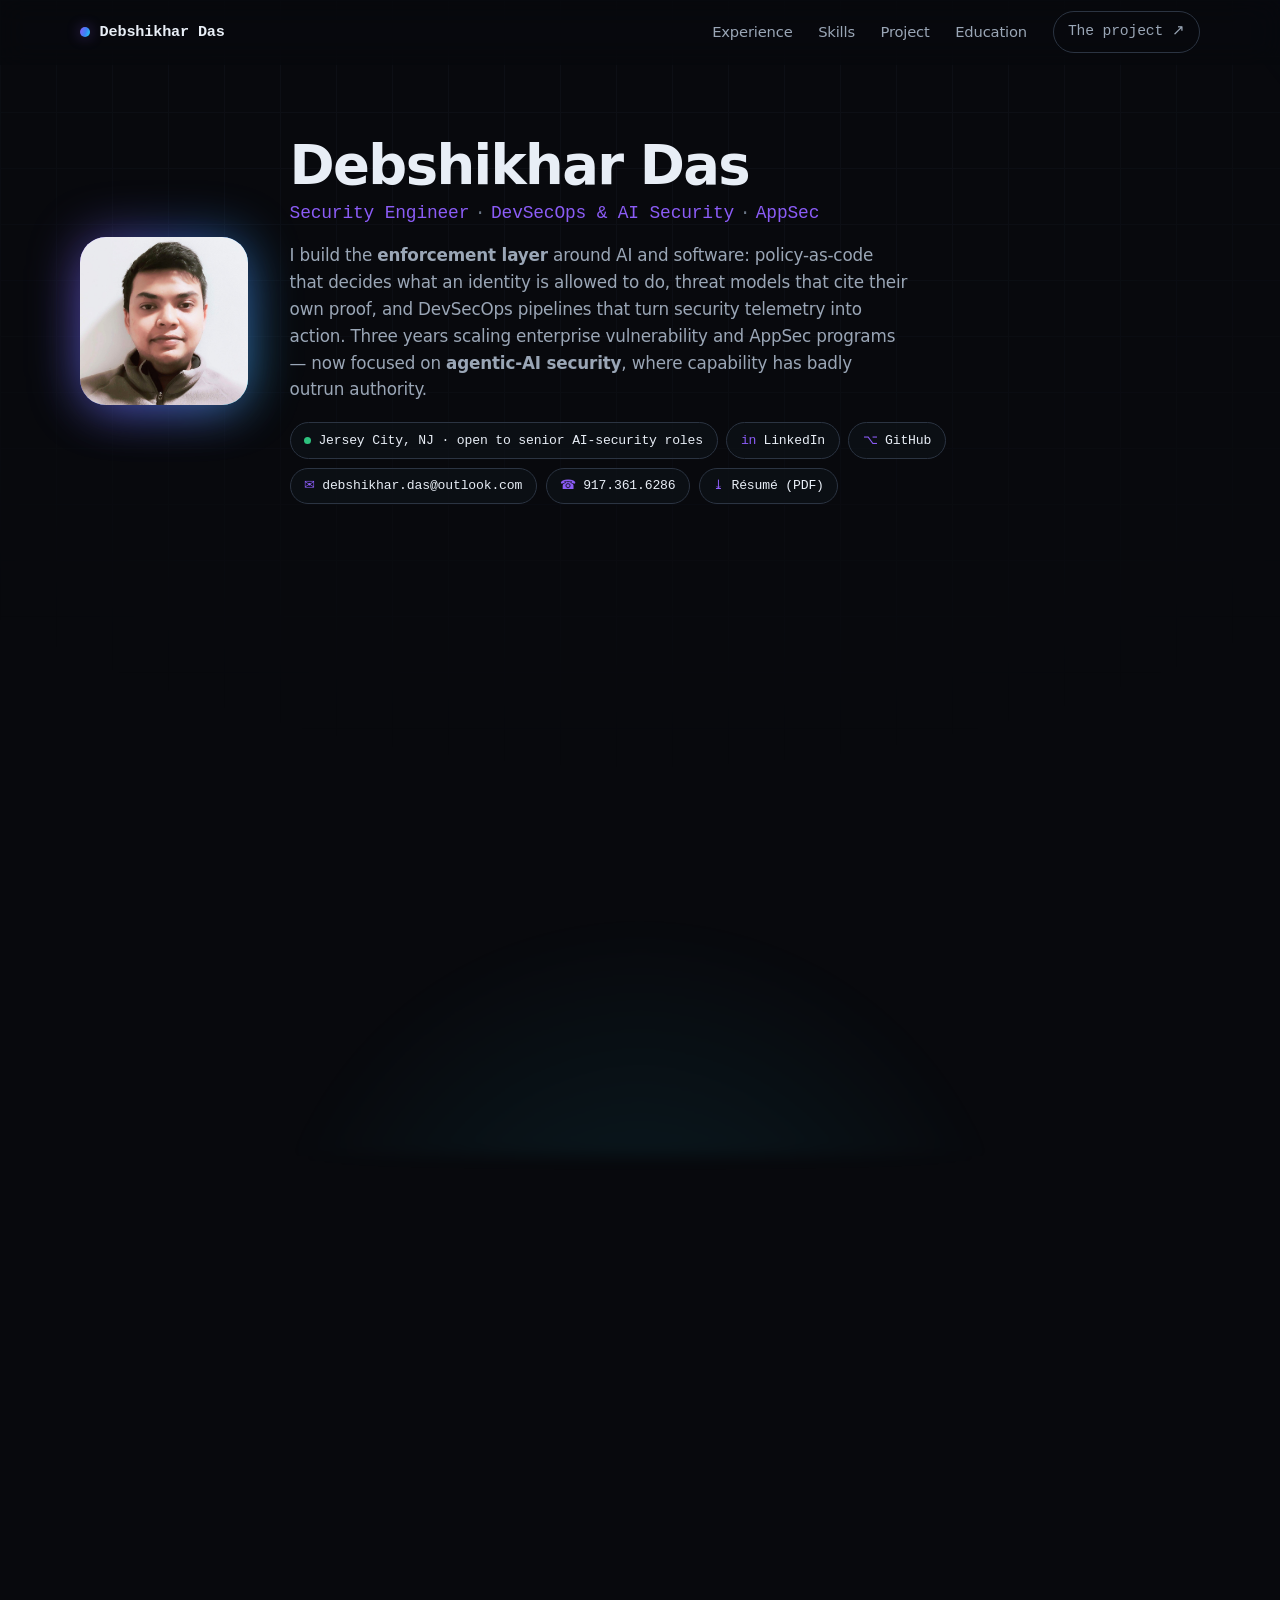
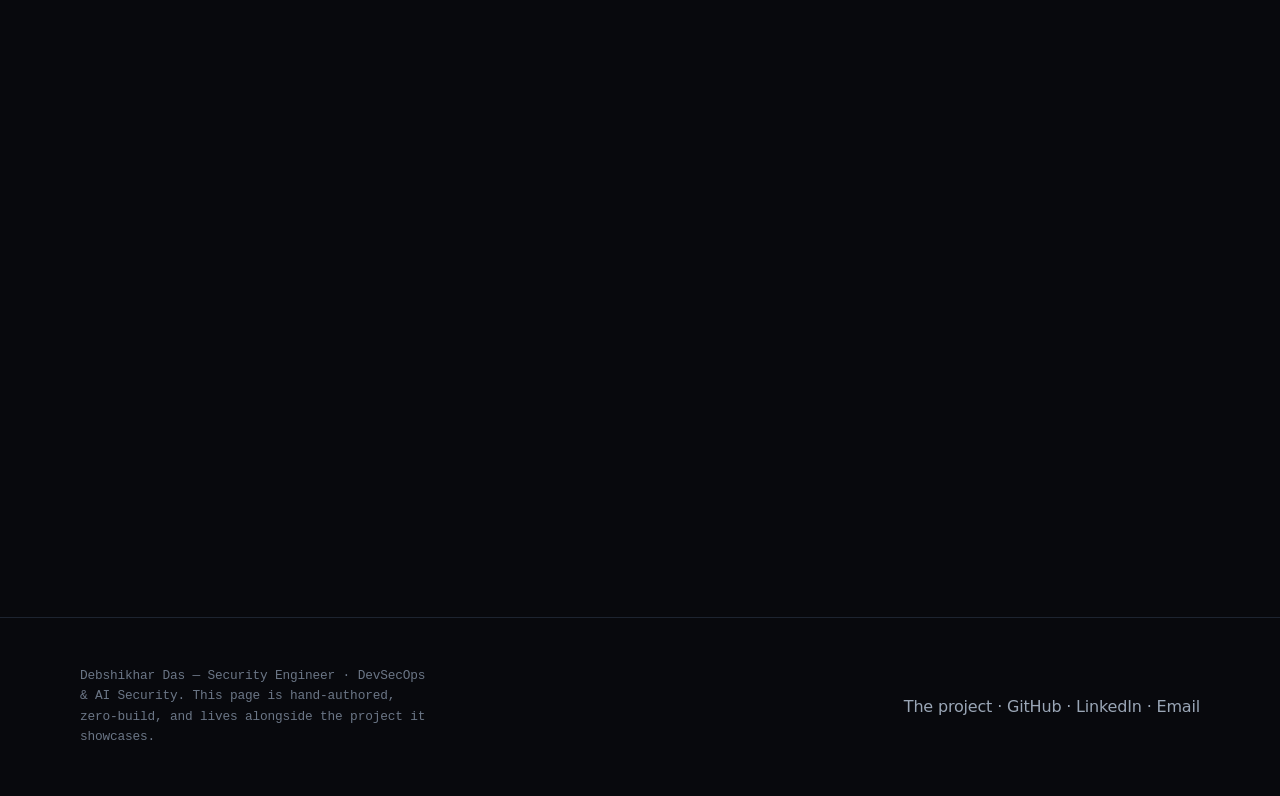
<file: site/index.html>
<!doctype html>
<html lang="en">
<head>
  <meta charset="utf-8" />
  <meta name="viewport" content="width=device-width, initial-scale=1" />
  <title>Debshikhar Das — Security Engineer · DevSecOps & AI Security</title>
  <meta name="description" content="Debshikhar Das — Security Engineer specializing in DevSecOps automation, AI/agentic security, AppSec, and threat modeling. MS Cybersecurity (Stevens). Currently securing AI-driven vulnerability workflows at BNP Paribas CIB." />
  <meta name="theme-color" content="#08090d" />
  <meta property="og:title" content="Debshikhar Das — Security Engineer · DevSecOps & AI Security" />
  <meta property="og:description" content="DevSecOps & AI-security engineer: policy-as-code enforcement, agentic-AI threat modeling, AppSec, and cloud security. Author of private-ai-infra." />
  <meta property="og:type" content="profile" />
  <meta name="twitter:card" content="summary_large_image" />
  <link rel="icon" href="data:image/svg+xml,%3Csvg xmlns='http://www.w3.org/2000/svg' viewBox='0 0 32 32'%3E%3Cdefs%3E%3ClinearGradient id='g' x1='0' y1='0' x2='1' y2='1'%3E%3Cstop offset='0' stop-color='%238b5cf6'/%3E%3Cstop offset='.55' stop-color='%233b82f6'/%3E%3Cstop offset='1' stop-color='%2322d3ee'/%3E%3C/linearGradient%3E%3C/defs%3E%3Crect width='32' height='32' rx='8' fill='%230d0f14'/%3E%3Ccircle cx='16' cy='16' r='7' fill='url(%23g)'/%3E%3C/svg%3E" />
  <link rel="stylesheet" href="styles.css" />
  <link rel="stylesheet" href="author.css" />
</head>
<body>
  <a class="sr-only" href="#main">Skip to content</a>

  <header class="nav">
    <div class="wrap">
      <a class="brand" href="#top"><span class="dot" aria-hidden="true"></span> Debshikhar Das</a>
      <nav class="nav-links" aria-label="Primary">
        <a href="#experience">Experience</a>
        <a href="#skills">Skills</a>
        <a href="#project">Project</a>
        <a href="#education">Education</a>
        <a class="nav-cta" href="project.html">The project ↗</a>
      </nav>
    </div>
  </header>

  <main id="main">
    <span id="top"></span>

    <!-- ===================== IDENTITY HERO ===================== -->
    <section class="wrap profile" aria-labelledby="who">
      <div class="avatar">
        <img class="avatar-photo" src="assets/profile.jpeg" alt="Debshikhar Das"
             onerror="this.style.display='none'" />
        <span class="monogram" aria-hidden="true">DD</span>
      </div>
      <div>
        <h1 id="who">Debshikhar Das</h1>
        <div class="role">Security Engineer<span class="sep">·</span>DevSecOps &amp; AI Security<span class="sep">·</span>AppSec</div>
        <p class="tagline">
          I build the <strong>enforcement layer</strong> around AI and software: policy-as-code that
          decides what an identity is allowed to do, threat models that cite their own proof, and
          DevSecOps pipelines that turn security telemetry into action. Three years scaling
          enterprise vulnerability and AppSec programs — now focused on <strong>agentic-AI
          security</strong>, where capability has badly outrun authority.
        </p>
        <div class="id-meta">
          <span class="chip status"><span class="ic" aria-hidden="true"></span> Jersey City, NJ · open to senior AI-security roles</span>
          <a class="chip" href="https://www.linkedin.com/in/debshikhar"><span class="ic" aria-hidden="true">in</span> LinkedIn</a>
          <a class="chip" href="https://github.com/debshikhar-sec"><span class="ic" aria-hidden="true">⌥</span> GitHub</a>
          <a class="chip" href="mailto:debshikhar.das@outlook.com"><span class="ic" aria-hidden="true">✉</span> debshikhar.das@outlook.com</a>
          <a class="chip" href="tel:+19173616286"><span class="ic" aria-hidden="true">☎</span> 917.361.6286</a>
          <a class="chip" href="assets/Debshikhar_Das_resume.pdf" download><span class="ic" aria-hidden="true">⤓</span> Résumé (PDF)</a>
        </div>
      </div>
    </section>

    <!-- ===================== IMPACT METRICS ===================== -->
    <section class="wrap" aria-label="Impact" style="padding-top:1rem">
      <div class="stats metrics reveal">
        <div class="stat metric"><div class="num g" data-count="60" data-suffix="%">0</div><div class="lbl">faster vuln remediation<br>(AI RAG agent, BNP Paribas)</div></div>
        <div class="stat metric"><div class="num g" data-count="95" data-suffix="%">0</div><div class="lbl">SLA compliance on<br>critical vulnerabilities</div></div>
        <div class="stat metric"><div class="num g" data-count="50" data-suffix="%">0</div><div class="lbl">less manual control<br>validation (DevSecOps, EY)</div></div>
        <div class="stat metric"><div class="num g" data-count="3" data-suffix="+">0</div><div class="lbl">years in security<br>engineering &amp; consulting</div></div>
      </div>
    </section>

    <!-- ===================== EXPERIENCE ===================== -->
    <section id="experience" class="wrap" aria-labelledby="exp-h">
      <div class="reveal">
        <span class="eyebrow">Experience</span>
        <h2 class="section-title" id="exp-h">Where I've shipped security</h2>
        <p class="section-sub">From enterprise vulnerability management and AI remediation agents at a global
          investment bank to threat modeling and CI/CD security at a Big Four consultancy.</p>
      </div>

      <div class="timeline reveal" style="margin-top:1.8rem">
        <div class="tl-item current">
          <div class="tl-card">
            <div class="tl-head">
              <span class="org">BNP Paribas CIB</span>
              <span class="pos">DevSecOps Engineer · contract via Quanteam</span>
              <span class="tl-when">Jul 2024 — Present</span>
            </div>
            <div class="tl-loc">Jersey City, NJ</div>
            <ul>
              <li>Designed and deployed an <b>AI-powered RAG agent</b> that vectorizes vulnerability data
                (Nexpose, Tanium, and more) and lets remediation teams query insights in natural language —
                dynamically pulling from APIs or generating SQL — improving response time and decision
                accuracy by <b>~60%</b>.</li>
              <li>Engineered automated pipelines integrating patch and vulnerability intelligence into the
                bank's vulnerability, obsolescence &amp; patch-management platform, cutting manual triage by
                <b>~30%</b>; built an <b>AI-driven remediation advisory engine</b> on top of it.</li>
              <li>Integrated enriched Red Hat CVE intelligence (CVSS scoring, exploit indicators) for
                risk-prioritized remediation, reaching <b>~95% SLA compliance</b> on critical vulnerabilities.</li>
              <li>Stood up a real-time obsolescence tracker into OpenSearch for predictive end-of-life
                detection, and laid the foundation for <b>agentic-AI adoption</b> in vulnerability workflows.</li>
            </ul>
            <div class="tl-tags">
              <span class="tag">RAG / LangChain</span><span class="tag">Vector DBs</span><span class="tag">Agentic AI</span>
              <span class="tag">Vulnerability Mgmt</span><span class="tag">OpenSearch</span><span class="tag">CVE / CVSS</span>
            </div>
          </div>
        </div>

        <div class="tl-item">
          <div class="tl-card">
            <div class="tl-head">
              <span class="org">Ernst &amp; Young</span>
              <span class="pos">Cybersecurity Consultant — Staff 2</span>
              <span class="tl-when">Oct 2022 — Jan 2024</span>
            </div>
            <div class="tl-loc">New York, NY</div>
            <ul>
              <li>Built CI/CD security infrastructure — tuned Jenkins pipelines with custom rulesets for
                <b>SAST &amp; SCA</b> (SonarQube, Snyk), <b>DAST</b> (Checkmarx), container scans (Aqua), and
                fuzzing (Burp Suite) across the SDLC.</li>
              <li>Spearheaded a scalable <b>threat-modeling</b> process (STRIDE) that cut intake assessment
                time by <b>25%</b>, and an automated toolchain that reduced manual control validation by
                <b>50%</b>.</li>
              <li>Containerized security testing (Docker → Kubernetes via YAML, provisioned with Terraform);
                authored <b>SBoMs</b> and SOPs and hardened cloud security documentation.</li>
              <li>Strengthened network segmentation (Guardicore), DMZ architecture, and AWS WAF / CloudFront /
                Route 53 mitigations — measurably reducing security incidents.</li>
            </ul>
            <div class="tl-tags">
              <span class="tag">Threat Modeling</span><span class="tag">SAST/DAST/SCA</span><span class="tag">CI/CD</span>
              <span class="tag">Kubernetes</span><span class="tag">Terraform</span><span class="tag">AWS Security</span>
            </div>
          </div>
        </div>

        <div class="tl-item">
          <div class="tl-card">
            <div class="tl-head">
              <span class="org">SM Advisors</span>
              <span class="pos">Cybersecurity Intern</span>
              <span class="tl-when">Feb 2022 — May 2022</span>
            </div>
            <div class="tl-loc">West Hollywood, CA</div>
            <ul>
              <li>Cut anomaly detection time ~20% by analyzing how deployed updates impacted live operations;
                helped deploy IDS/IPS, firewall rules, and log-analysis tooling to reduce intrusions.</li>
            </ul>
            <div class="tl-tags"><span class="tag">IDS/IPS</span><span class="tag">Cloud Security</span><span class="tag">Log Analysis</span></div>
          </div>
        </div>

        <div class="tl-item">
          <div class="tl-card">
            <div class="tl-head">
              <span class="org">Cisco Systems</span>
              <span class="pos">Summer Research Intern</span>
              <span class="tl-when">2018</span>
            </div>
            <div class="tl-loc">India</div>
            <ul>
              <li>Researched IoT / connected-vehicle threat vectors and prototyped a <b>zero-trust</b>
                architecture to mitigate remote and MITM attack paths.</li>
            </ul>
            <div class="tl-tags"><span class="tag">Zero Trust</span><span class="tag">IoT Security</span><span class="tag">Threat Research</span></div>
          </div>
        </div>
      </div>
    </section>

    <!-- ===================== SKILLS ===================== -->
    <section id="skills" class="wrap" aria-labelledby="sk-h">
      <div class="reveal">
        <span class="eyebrow">Capabilities</span>
        <h2 class="section-title" id="sk-h">What I work in</h2>
        <p class="section-sub">Depth in DevSecOps and AppSec, sharpening toward AI/agentic security and the
          identity-and-authority problems that come with it.</p>
      </div>
      <div class="skill-grid reveal">
        <div class="skill-cluster card">
          <h3><span class="k">01</span> AI &amp; Agentic Security</h3>
          <div class="pills"><span>OWASP LLM / Agentic Top 10</span><span>Prompt-injection defense</span><span>RAG security</span><span>LangChain / LangGraph</span><span>Vector DBs (Qdrant, Chroma)</span><span>Policy-as-code enforcement</span><span>Autonomy / authority gating</span></div>
        </div>
        <div class="skill-cluster card">
          <h3><span class="k">02</span> DevSecOps &amp; CI/CD</h3>
          <div class="pills"><span>Jenkins</span><span>GitHub Actions</span><span>SAST · SonarQube</span><span>SCA · Snyk</span><span>DAST · Checkmarx</span><span>Aqua</span><span>JFrog / Nexus</span><span>SBOM</span></div>
        </div>
        <div class="skill-cluster card">
          <h3><span class="k">03</span> AppSec &amp; Threat Modeling</h3>
          <div class="pills"><span>STRIDE</span><span>OWASP Top 10</span><span>IriusRisk</span><span>ThreatModeler</span><span>OWASP ZAP</span><span>Burp Suite</span><span>Secure SDLC</span></div>
        </div>
        <div class="skill-cluster card">
          <h3><span class="k">04</span> Cloud &amp; Infrastructure</h3>
          <div class="pills"><span>AWS (IAM, VPC, WAF, CloudTrail)</span><span>Docker</span><span>Kubernetes</span><span>Terraform</span><span>Ansible</span><span>OpenSearch</span><span>Zero Trust</span></div>
        </div>
        <div class="skill-cluster card">
          <h3><span class="k">05</span> Languages &amp; Frameworks</h3>
          <div class="pills"><span>Python</span><span>Java</span><span>Shell</span><span>FastAPI</span><span>Flask</span><span>NIST CSF / 800-53</span><span>SQL (PostgreSQL, Oracle)</span></div>
        </div>
        <div class="skill-cluster card">
          <h3><span class="k">06</span> Vulnerability Management</h3>
          <div class="pills"><span>Nexpose</span><span>Tanium</span><span>CVE / CVSS</span><span>Exploit intelligence</span><span>SLA-driven remediation</span><span>Obsolescence / EOL tracking</span></div>
        </div>
      </div>
    </section>

    <!-- ===================== FEATURED PROJECT ===================== -->
    <section id="project" class="wrap" aria-labelledby="pr-h">
      <div class="reveal">
        <span class="eyebrow">Featured work</span>
        <h2 class="section-title" id="pr-h"><span class="gradient-text">private-ai-infra</span> — an AI authority plane</h2>
        <p class="section-sub">A local-first AI governance plane that enforces the thesis my day job keeps running
          into: <em>AI capability is not AI authority.</em> Built end to end — gateway, policy engine, agent
          control plane, adversarial evals, and CI.</p>
      </div>
      <div class="feature reveal">
        <div>
          <h3>Enforced in code, proven by attack</h3>
          <p>An OpenAI-compatible gateway mediates every call to a local model: policy-as-code identity,
            per-principal model allowlists, an enforced <strong>L0–L6 autonomy ceiling</strong>, egress
            guardrails, and a decision audit independently re-verified by a read-only assurance agent. A
            15-case adversarial suite — including agentic probes mapped to the <strong>OWASP Top 10 for
            Agentic Applications</strong> — re-attacks every control and fails CI on regression.</p>
          <div class="cta-row" style="margin-top:1.4rem">
            <a class="btn btn-primary" href="project.html">Explore the project</a>
            <a class="btn btn-ghost" href="https://github.com/debshikhar-sec/private-ai-infra">Source on GitHub</a>
          </div>
        </div>
        <div class="mini-term" role="img" aria-label="A principal capped at autonomy L1 is denied HTTP 403 when injected content tries to switch it to an ungranted model.">
<pre><span class="c-cmt"># a captured model is told to switch to an ungranted model</span>
<span class="c-prompt">❯</span> curl :8081/v1/chat/completions -d '{"model":"offsec"…}'
{"error":{"code":<span class="c-deny">"model_not_allowed"</span>}}
<span class="c-deny">→ HTTP 403</span>  <span class="c-cmt"># authority is decided off the prompt path</span></pre>
        </div>
      </div>
    </section>

    <!-- ===================== EDUCATION ===================== -->
    <section id="education" class="wrap" aria-labelledby="ed-h">
      <div class="reveal">
        <span class="eyebrow">Education</span>
        <h2 class="section-title" id="ed-h">Foundations</h2>
      </div>
      <div class="edu reveal">
        <div class="card">
          <div class="deg">M.S. in Cybersecurity</div>
          <div class="school">Stevens Institute of Technology — Hoboken, NJ</div>
          <div class="yr">Jan 2021 — Aug 2022</div>
        </div>
        <div class="card">
          <div class="deg">B.S. in Computer Science &amp; Engineering</div>
          <div class="school">Amity University — Kolkata, India</div>
          <div class="yr">Aug 2015 — Jun 2019</div>
        </div>
      </div>
    </section>

    <!-- ===================== CONTACT CTA ===================== -->
    <section class="wrap" aria-labelledby="ct-h">
      <div class="card reveal" style="text-align:center;padding:clamp(2rem,5vw,3.2rem)">
        <span class="eyebrow" style="justify-content:center">Let's talk</span>
        <h2 class="section-title" id="ct-h" style="margin-top:.6rem">Building secure AI systems — or breaking them first</h2>
        <p class="section-sub" style="margin-inline:auto">Open to senior roles in AI / agentic security, DevSecOps, AppSec,
          and security engineering. The fastest way to see how I think is the project above.</p>
        <div class="cta-row" style="justify-content:center;margin-top:1.8rem">
          <a class="btn btn-primary" href="mailto:debshikhar.das@outlook.com">Email me</a>
          <a class="btn btn-ghost" href="assets/Debshikhar_Das_resume.pdf" download>Download résumé (PDF)</a>
          <a class="btn btn-ghost" href="https://www.linkedin.com/in/debshikhar">Connect on LinkedIn</a>
        </div>
      </div>
    </section>
  </main>

  <footer class="footer">
    <div class="wrap">
      <div class="built">
        Debshikhar Das — Security Engineer · DevSecOps &amp; AI Security. This page is hand-authored,
        zero-build, and lives alongside the project it showcases.
      </div>
      <nav aria-label="Footer">
        <a href="project.html">The project</a> ·
        <a href="https://github.com/debshikhar-sec">GitHub</a> ·
        <a href="https://www.linkedin.com/in/debshikhar">LinkedIn</a> ·
        <a href="mailto:debshikhar.das@outlook.com">Email</a>
      </nav>
    </div>
  </footer>

  <script type="module" src="app.js"></script>
</body>
</html>
</file>
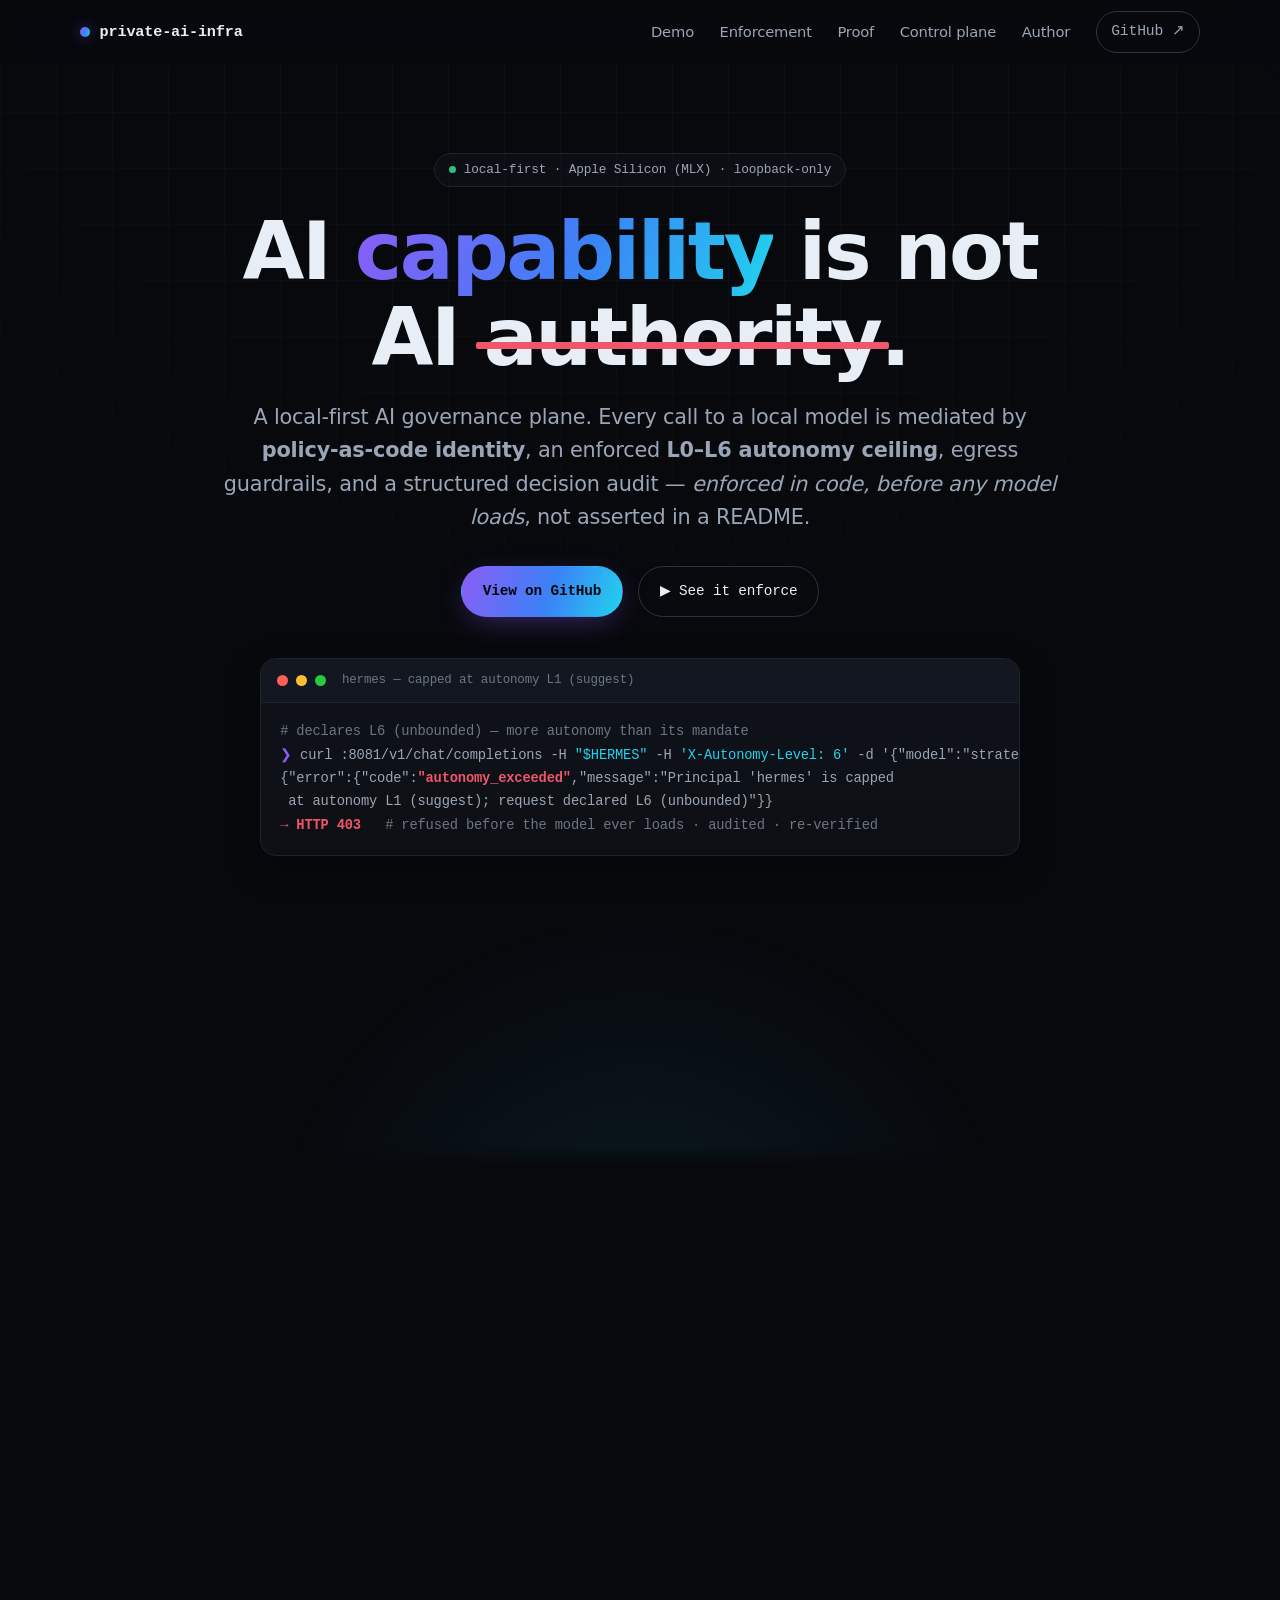
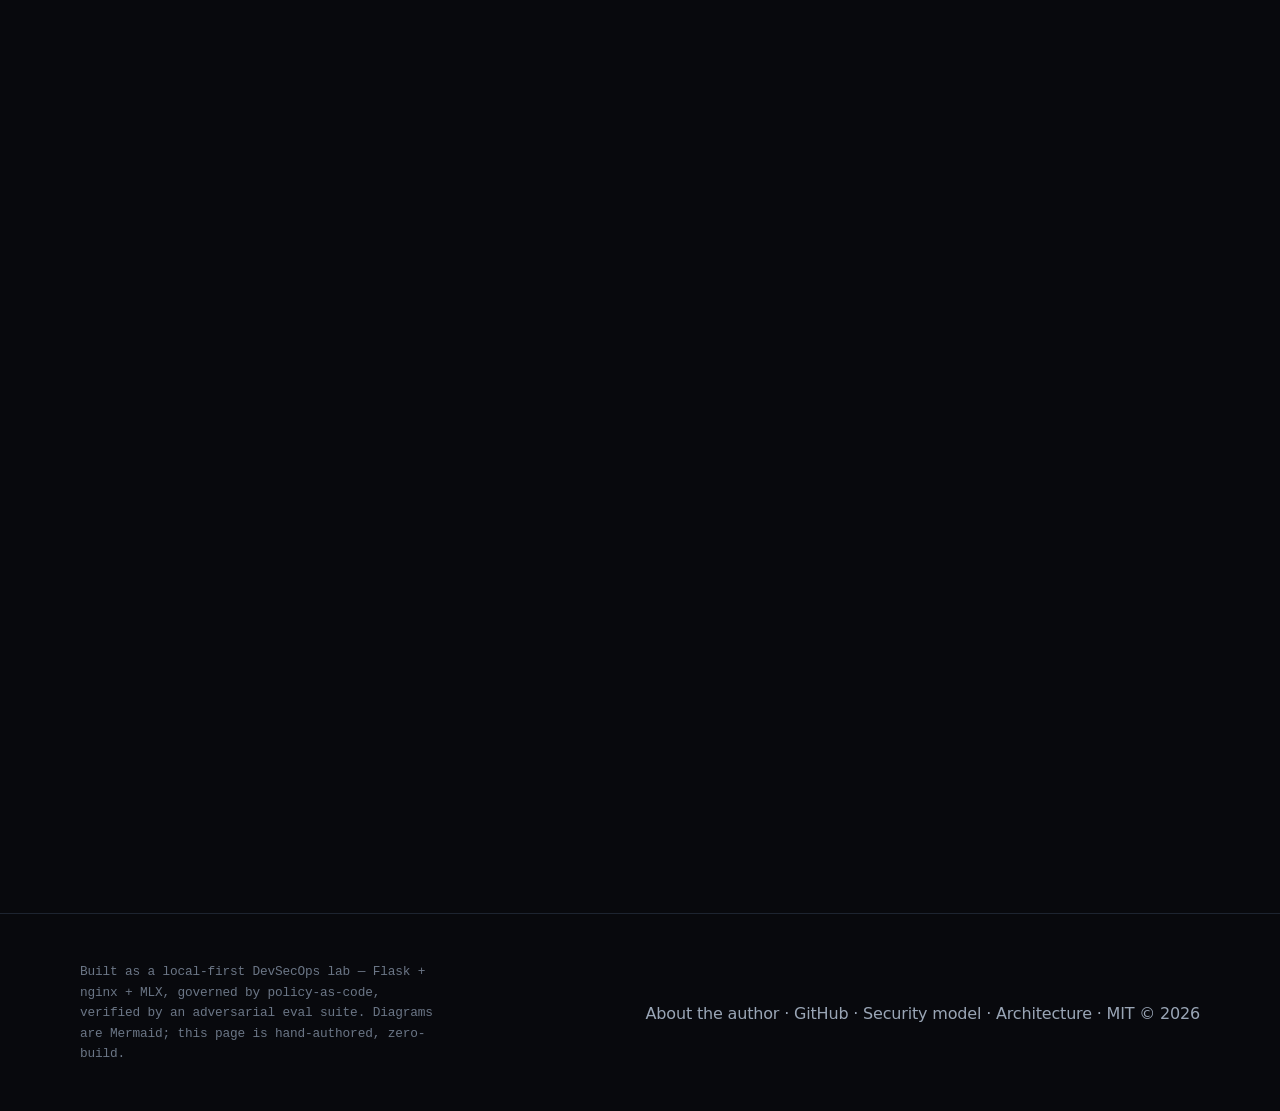
<file: site/project.html>
<!doctype html>
<html lang="en">
<head>
  <meta charset="utf-8" />
  <meta name="viewport" content="width=device-width, initial-scale=1" />
  <title>private-ai-infra — AI capability is not AI authority</title>
  <meta name="description" content="A local-first AI governance plane for Apple Silicon (MLX). Policy-as-code identity, an enforced autonomy ceiling, egress guardrails, and a structured decision audit — enforced in code and proven by adversarial evals." />
  <meta name="theme-color" content="#08090d" />
  <meta property="og:title" content="private-ai-infra — AI capability is not AI authority" />
  <meta property="og:description" content="A local-first AI governance plane: every model call mediated by policy-as-code, an enforced L0–L6 autonomy ceiling, and an independently re-verified audit." />
  <meta property="og:type" content="website" />
  <meta name="twitter:card" content="summary_large_image" />
  <link rel="icon" href="data:image/svg+xml,%3Csvg xmlns='http://www.w3.org/2000/svg' viewBox='0 0 32 32'%3E%3Cdefs%3E%3ClinearGradient id='g' x1='0' y1='0' x2='1' y2='1'%3E%3Cstop offset='0' stop-color='%238b5cf6'/%3E%3Cstop offset='.55' stop-color='%233b82f6'/%3E%3Cstop offset='1' stop-color='%2322d3ee'/%3E%3C/linearGradient%3E%3C/defs%3E%3Crect width='32' height='32' rx='8' fill='%230d0f14'/%3E%3Ccircle cx='16' cy='16' r='7' fill='url(%23g)'/%3E%3C/svg%3E" />
  <link rel="stylesheet" href="styles.css" />
</head>
<body>
  <a class="sr-only" href="#main">Skip to content</a>

  <header class="nav">
    <div class="wrap">
      <a class="brand" href="#top"><span class="dot" aria-hidden="true"></span> private-ai-infra</a>
      <nav class="nav-links" aria-label="Primary">
        <a href="#demo">Demo</a>
        <a href="#enforce">Enforcement</a>
        <a href="#proof">Proof</a>
        <a href="#plane">Control plane</a>
        <a href="index.html">Author</a>
        <a class="nav-cta" href="https://github.com/debshikhar-sec/private-ai-infra">GitHub ↗</a>
      </nav>
    </div>
  </header>

  <main id="main">
    <span id="top"></span>

    <!-- ===================== HERO ===================== -->
    <section class="hero wrap" aria-labelledby="hero-h">
      <span class="pill"><span class="live" aria-hidden="true"></span> local-first · Apple Silicon (MLX) · loopback-only</span>
      <h1 id="hero-h">AI <span class="gradient-text">capability</span> is not AI <span class="nope">authority</span>.</h1>
      <p class="lead">
        A local-first AI governance plane. Every call to a local model is mediated by
        <strong>policy-as-code identity</strong>, an enforced <strong>L0–L6 autonomy ceiling</strong>,
        egress guardrails, and a structured decision audit — <em>enforced in code, before any model
        loads</em>, not asserted in a README.
      </p>
      <div class="cta-row">
        <a class="btn btn-primary" href="https://github.com/debshikhar-sec/private-ai-infra">View on GitHub</a>
        <a class="btn btn-ghost" href="#demo">▶ See it enforce</a>
      </div>

      <div class="term" role="img" aria-label="Terminal: a principal capped at L1 is denied HTTP 403 when it declares L6 autonomy.">
        <div class="term-bar"><i></i><i></i><i></i><span>hermes — capped at autonomy L1 (suggest)</span></div>
<pre><span class="c-cmt"># declares L6 (unbounded) — more autonomy than its mandate</span>
<span class="c-prompt">❯</span> curl :8081/v1/chat/completions -H <span class="c-key">"$HERMES"</span> -H <span class="c-key">'X-Autonomy-Level: 6'</span> -d '{"model":"strategy"…}'
{"error":{"code":<span class="c-deny">"autonomy_exceeded"</span>,"message":"Principal 'hermes' is capped
 at autonomy L1 (suggest); request declared L6 (unbounded)"}}
<span class="c-deny">→ HTTP 403</span>   <span class="c-cmt"># refused before the model ever loads · audited · re-verified</span></pre>
      </div>
    </section>

    <!-- ===================== STATS ===================== -->
    <section class="wrap" aria-label="Project metrics" style="padding-top:1rem">
      <div class="stats reveal">
        <div class="stat"><div class="num g" data-count="9">0</div><div class="lbl">enforced controls</div></div>
        <div class="stat"><div class="num g" data-count="18">0</div><div class="lbl">adversarial evals</div></div>
        <div class="stat"><div class="num g" data-count="232">0</div><div class="lbl">tests passing</div></div>
        <div class="stat"><div class="num g" data-count="93" data-suffix="%">0</div><div class="lbl">coverage</div></div>
        <div class="stat"><div class="num g" data-count="0">0</div><div class="lbl">known CVEs</div></div>
      </div>
    </section>

    <!-- ===================== LIVE DEMO ===================== -->
    <section id="demo" class="wrap" aria-labelledby="demo-h">
      <div class="reveal">
        <span class="eyebrow">Live</span>
        <h2 class="section-title" id="demo-h">Watch the boundary hold</h2>
        <p class="section-sub">A principal capped at <strong>L1</strong> with models <code>["strategy"]</code> is
          refused the instant it asks for more — autonomy it lacks, or a model it was never granted. Then OpenClaw,
          an independent read-only verifier, re-derives that the controls held.</p>
      </div>
      <div class="demo-frame reveal" style="margin-top:1.5rem">
        <img src="assets/enforce.gif" width="1320" height="820"
             alt="Terminal recording: three curl requests as the hermes principal each return HTTP 403 (autonomy_exceeded, model_not_allowed, and an under-declared header/body), then OpenClaw reports verdict PASS for the autonomy-ceiling and model-authorization controls." loading="lazy" />
      </div>
    </section>

    <!-- ===================== ENFORCEMENT ===================== -->
    <section id="enforce" class="wrap" aria-labelledby="enf-h">
      <div class="reveal">
        <span class="eyebrow">Architecture</span>
        <h2 class="section-title" id="enf-h">How it enforces</h2>
        <p class="section-sub">Every request crosses a loopback boundary and runs a fixed gauntlet. Each gate fails
          <strong>closed</strong> with a specific status — and authz, autonomy, and rate denials all happen
          <em>before</em> the model loads, so an unauthorized request never pays for inference.</p>
      </div>
      <div class="diagram reveal" style="margin-top:1.5rem">
        <div class="gauntlet" role="list" aria-label="Request enforcement pipeline">
          <div class="gate boundary" role="listitem"><div class="gname">Loopback</div><div class="gsub">nginx :8081 · 127.0.0.1</div><span class="verdict ok">proxied</span></div>
          <div class="gate" role="listitem"><div class="gname">Auth</div><div class="gsub">constant-time bearer</div><span class="verdict deny">401</span></div>
          <div class="gate" role="listitem"><div class="gname">Identity</div><div class="gsub">token → principal</div><span class="verdict ok">resolved</span></div>
          <div class="gate" role="listitem"><div class="gname">Model authz</div><div class="gsub">allowlist</div><span class="verdict deny">403</span></div>
          <div class="gate" role="listitem"><div class="gname">Autonomy</div><div class="gsub">L0–L6 ceiling</div><span class="verdict deny">403</span></div>
          <div class="gate" role="listitem"><div class="gname">Rate limit</div><div class="gsub">token bucket</div><span class="verdict deny">429</span></div>
          <div class="gate" role="listitem"><div class="gname">Inference</div><div class="gsub">MLX · lazy load</div><span class="verdict ok">run</span></div>
          <div class="gate" role="listitem"><div class="gname">Egress guard</div><div class="gsub">secret scan</div><span class="verdict deny">redact</span></div>
          <div class="gate store" role="listitem"><div class="gname">Response</div><div class="gsub">sanitized</div><span class="verdict ok">200</span></div>
        </div>
        <div class="audit-bar">↳ every allow / deny → <b>logs/decisions.jsonl</b> + Prometheus <b>/metrics</b> — authz, autonomy &amp; rate denials happen <b>before</b> the model loads</div>
      </div>
    </section>

    <!-- ===================== PROVEN ===================== -->
    <section id="proof" class="wrap" aria-labelledby="proof-h">
      <div class="reveal">
        <span class="eyebrow">Proven, not asserted</span>
        <h2 class="section-title" id="proof-h">Every control is <span class="gradient-text">attacked</span></h2>
        <p class="section-sub">An adversarial eval suite (OWASP-LLM tagged) re-attacks each control and fails CI on
          regression; an independent verifier re-derives that they held. Controls aren't claimed — they're proven.</p>
      </div>
      <div class="proof reveal" style="margin-top:1.5rem" role="table" aria-label="Controls, the attack each repels, and the eval or test that proves it">
        <div class="proof-head" role="row"><span role="columnheader">Control</span><span role="columnheader">Attack it repels</span><span role="columnheader">Proven by</span></div>
        <div class="proof-row" role="row"><span class="ctrl" role="cell">Fail-closed auth</span><span class="atk deny" role="cell">unauthenticated / wrong token</span><span class="proven" role="cell">AUTHN-001/002</span></div>
        <div class="proof-row" role="row"><span class="ctrl" role="cell">Model authorization</span><span class="atk deny" role="cell">low-priv key reaches an ungranted model</span><span class="proven" role="cell">AUTHZ-001</span></div>
        <div class="proof-row" role="row"><span class="ctrl" role="cell">Autonomy ceiling</span><span class="atk deny" role="cell">agent declares more autonomy than its mandate</span><span class="proven" role="cell">AUTONOMY-001/002</span></div>
        <div class="proof-row" role="row"><span class="ctrl" role="cell">Autonomy under-declare</span><span class="atk deny" role="cell">low level in header, high in body</span><span class="proven" role="cell">AUTONOMY-004</span></div>
        <div class="proof-row" role="row"><span class="ctrl" role="cell">Rate limiting</span><span class="atk deny" role="cell">one key saturates the gateway</span><span class="proven" role="cell">RATELIMIT-001</span></div>
        <div class="proof-row" role="row"><span class="ctrl" role="cell">Secret egress</span><span class="atk deny" role="cell">model surfaces an AWS key / JWT / PEM</span><span class="proven" role="cell">EGRESS-001…004</span></div>
        <div class="proof-row" role="row"><span class="ctrl" role="cell">Captured-model bound</span><span class="atk deny" role="cell">injection / context-poisoning hijacks the model itself</span><span class="proven" role="cell">AGENTIC-001…003 · ASI01/03/06</span></div>
        <div class="proof-row" role="row"><span class="ctrl" role="cell">Apply integrity</span><span class="atk deny" role="cell">an apply runs ungated or escapes its sandbox</span><span class="proven" role="cell">AC-APPLY-INTEGRITY</span></div>
      </div>
    </section>

    <!-- ===================== CONTROL PLANE ===================== -->
    <section id="plane" class="wrap" aria-labelledby="plane-h">
      <div class="reveal">
        <span class="eyebrow">Orchestration</span>
        <h2 class="section-title" id="plane-h">Three agents, one closed loop</h2>
        <p class="section-sub">Each component authenticates as its own principal with its own autonomy ceiling —
          no shared "god" identity. A model may <em>reason</em> about anything; what <em>executes</em> is decided
          and recorded by the governance plane.</p>
      </div>

      <div class="diagram reveal" style="margin-top:1.5rem">
        <img src="assets/diagram-plane.svg" alt="Control-plane loop: Hermes plans (L1) and delegates to OpenCode's gated apply; OpenCode's apply report and the adversarial eval report feed OpenClaw (L0 verify), whose PASS/FAIL verdict is recorded to Hermes memory, where a failing control gates the next plan." style="width:100%;height:auto" loading="lazy" />
        <p class="caption">plan → act → verify → record → re-plan</p>
      </div>

      <div class="grid cols-3 reveal" style="margin-top:1.5rem">
        <article class="card">
          <h3>🧭 Hermes <span class="badge l1">L1 · suggest</span></h3>
          <p>A stateful planner. Delegates one planning cycle to the gateway, records the plan to memory — and is denied <code>403</code> if it asks to operate above L1. Plans; never executes.</p>
        </article>
        <article class="card">
          <h3>🛠️ OpenCode <span class="badge l3">L2 / L3</span></h3>
          <p>Capability-denied reviewer (edit/bash/network off, isolation-verified) and an approval-gated apply path: refused without owner approval, confined to a copy, sha256-verified to touch only declared files.</p>
        </article>
        <article class="card">
          <h3>🔍 OpenClaw <span class="badge l0">L0 · observe</span></h3>
          <p>Read-only assurance. Reconciles the audit, metrics, isolation manifests, and policy across nine controls and emits a PASS/FAIL verdict — changing nothing, clearing nothing.</p>
        </article>
      </div>
    </section>

    <!-- ===================== THREAT MODEL / CTA ===================== -->
    <section class="wrap" aria-labelledby="tm-h">
      <div class="card reveal" style="text-align:center;padding:clamp(2rem,5vw,3.2rem)">
        <span class="eyebrow" style="justify-content:center">Defense in depth</span>
        <h2 class="section-title" id="tm-h" style="margin-top:.6rem">A STRIDE threat model that can't drift</h2>
        <p class="section-sub" style="margin-inline:auto">Every mitigation cites the executable proof — an eval ID or unit
          test that runs in CI — so the threat model stays in lockstep with the code. Loopback → auth → authorization →
          egress: an attacker must cross every ring, each failing closed and each logged.</p>
        <div class="cta-row" style="justify-content:center;margin-top:1.8rem">
          <a class="btn btn-primary" href="https://github.com/debshikhar-sec/private-ai-infra/blob/main/docs/threat-model.md">Read the threat model</a>
          <a class="btn btn-ghost" href="https://github.com/debshikhar-sec/private-ai-infra/blob/main/docs/orchestration.md">Orchestration design</a>
        </div>
      </div>
    </section>
  </main>

  <footer class="footer">
    <div class="wrap">
      <div class="built">
        Built as a local-first DevSecOps lab — Flask + nginx + MLX, governed by policy-as-code,
        verified by an adversarial eval suite. Diagrams are Mermaid; this page is hand-authored, zero-build.
      </div>
      <nav aria-label="Footer">
        <a href="index.html">About the author</a> ·
        <a href="https://github.com/debshikhar-sec/private-ai-infra">GitHub</a> ·
        <a href="https://github.com/debshikhar-sec/private-ai-infra/blob/main/docs/security-model.md">Security model</a> ·
        <a href="https://github.com/debshikhar-sec/private-ai-infra/blob/main/docs/architecture.md">Architecture</a> ·
        <a href="https://github.com/debshikhar-sec/private-ai-infra/blob/main/LICENSE">MIT © <span id="year">2026</span></a>
      </nav>
    </div>
  </footer>

  <script type="module" src="app.js"></script>
</body>
</html>
</file>
<file: site/styles.css>
/* ============================================================================
   private-ai-infra — showcase site
   Hand-authored, zero-build. Modern CSS: fluid type, scroll-driven animation,
   :has(), color-mix(), container queries, glass backdrop. Degrades gracefully
   and respects prefers-reduced-motion / prefers-color-scheme.
   ========================================================================== */

:root {
  color-scheme: dark;
  --bg:        #08090d;
  --bg-soft:   #0d0f14;
  --surface:   #0f131a;
  --surface-2: #141925;
  --border:    #1d2430;
  --border-lit:#2b3442;
  --text:      #e8eef6;
  --muted:     #9aa6b6;
  --dim:       #6b7686;

  --violet: #8b5cf6;
  --blue:   #3b82f6;
  --cyan:   #22d3ee;
  --green:  #2ec27e;
  --red:    #f0556a;
  --amber:  #f5a623;

  --accent: var(--violet);
  --grad: linear-gradient(110deg, var(--violet), var(--blue) 55%, var(--cyan));

  --mono: ui-monospace, "SF Mono", "JetBrains Mono", "Cascadia Code", Menlo, monospace;
  --sans: ui-sans-serif, system-ui, -apple-system, "Segoe UI", Inter, Roboto, sans-serif;

  --maxw: 1120px;
  --radius: 16px;
  --radius-sm: 10px;
  --shadow: 0 12px 40px -12px rgba(0,0,0,.7);
  --ring: color-mix(in srgb, var(--accent) 45%, transparent);
}

@media (prefers-color-scheme: light) {
  /* The piece is intentionally dark — keep it consistent even in light mode. */
  :root { color-scheme: dark; }
}

* { box-sizing: border-box; margin: 0; padding: 0; }
html { scroll-behavior: smooth; -webkit-text-size-adjust: 100%; }
@media (prefers-reduced-motion: reduce) { html { scroll-behavior: auto; } }

body {
  font-family: var(--sans);
  background: var(--bg);
  color: var(--text);
  line-height: 1.6;
  font-size: 16px;
  letter-spacing: -0.011em;
  overflow-x: hidden;
  -webkit-font-smoothing: antialiased;
}

/* Ambient background glow that follows the page */
body::before {
  content: "";
  position: fixed;
  inset: -20vmax;
  z-index: -2;
  background:
    radial-gradient(40vmax 40vmax at 15% -5%, color-mix(in srgb, var(--violet) 22%, transparent), transparent 60%),
    radial-gradient(45vmax 45vmax at 100% 8%, color-mix(in srgb, var(--blue) 16%, transparent), transparent 60%),
    radial-gradient(50vmax 50vmax at 50% 110%, color-mix(in srgb, var(--cyan) 10%, transparent), transparent 60%);
  filter: blur(8px);
}
/* Faint engineering grid */
body::after {
  content: "";
  position: fixed;
  inset: 0;
  z-index: -1;
  background-image:
    linear-gradient(var(--border) 1px, transparent 1px),
    linear-gradient(90deg, var(--border) 1px, transparent 1px);
  background-size: 56px 56px;
  mask-image: radial-gradient(120vmax 90vmax at 50% -10%, #000 30%, transparent 75%);
  opacity: .25;
}

a { color: inherit; text-decoration: none; }
img { max-width: 100%; display: block; }
.sr-only {
  position: absolute; width: 1px; height: 1px; padding: 0; margin: -1px;
  overflow: hidden; clip: rect(0,0,0,0); white-space: nowrap; border: 0;
}
:focus-visible { outline: 2px solid var(--accent); outline-offset: 3px; border-radius: 6px; }

.wrap { width: min(100% - 2.5rem, var(--maxw)); margin-inline: auto; }
section { padding: clamp(3.5rem, 9vw, 7rem) 0; position: relative; }

/* ---------- type ---------- */
h1, h2, h3 { line-height: 1.08; letter-spacing: -0.03em; font-weight: 700; }
.eyebrow {
  font-family: var(--mono); font-size: .8rem; letter-spacing: .12em;
  text-transform: uppercase; color: var(--accent);
  display: inline-flex; align-items: center; gap: .5rem;
}
.eyebrow::before { content: ""; width: 1.6rem; height: 1px; background: var(--accent); opacity: .6; }
.section-title { font-size: clamp(1.7rem, 4vw, 2.6rem); margin: .8rem 0 .6rem; }
.section-sub { color: var(--muted); max-width: 60ch; font-size: 1.05rem; }
.gradient-text {
  background: var(--grad); -webkit-background-clip: text; background-clip: text;
  color: transparent;
}

/* ---------- nav ---------- */
.nav {
  position: sticky; top: 0; z-index: 50;
  backdrop-filter: blur(14px) saturate(140%);
  background: color-mix(in srgb, var(--bg) 72%, transparent);
  border-bottom: 1px solid transparent;
  transition: border-color .3s, background .3s;
}
.nav.scrolled { border-bottom-color: var(--border); }
.nav .wrap { display: flex; align-items: center; justify-content: space-between; height: 64px; }
.brand { display: flex; align-items: center; gap: .6rem; font-family: var(--mono); font-weight: 600; font-size: .95rem; }
.brand .dot { width: 10px; height: 10px; border-radius: 50%; background: var(--grad); box-shadow: 0 0 14px var(--ring); }
.nav-links { display: flex; gap: 1.6rem; align-items: center; }
.nav-links a { color: var(--muted); font-size: .92rem; transition: color .2s; }
.nav-links a:hover { color: var(--text); }
.nav-cta {
  font-family: var(--mono); font-size: .85rem; padding: .5rem .9rem; border-radius: 999px;
  border: 1px solid var(--border-lit); color: var(--text);
  transition: border-color .2s, background .2s, transform .2s;
}
.nav-cta:hover { border-color: var(--accent); background: color-mix(in srgb, var(--accent) 12%, transparent); transform: translateY(-1px); }
@media (max-width: 720px) { .nav-links a:not(.nav-cta) { display: none; } }

/* ---------- buttons ---------- */
.btn {
  display: inline-flex; align-items: center; gap: .55rem;
  font-family: var(--mono); font-size: .9rem; font-weight: 500;
  padding: .8rem 1.3rem; border-radius: 999px; cursor: pointer;
  transition: transform .2s ease, box-shadow .3s ease, border-color .2s, background .2s;
  border: 1px solid transparent; will-change: transform;
}
.btn-primary { background: var(--grad); color: #06070a; font-weight: 600; box-shadow: 0 8px 30px -8px var(--ring); }
.btn-primary:hover { transform: translateY(-2px); box-shadow: 0 14px 40px -10px var(--ring); }
.btn-ghost { border-color: var(--border-lit); color: var(--text); }
.btn-ghost:hover { border-color: var(--accent); background: color-mix(in srgb, var(--accent) 10%, transparent); transform: translateY(-2px); }

/* ---------- hero ---------- */
.hero { padding-top: clamp(3rem, 8vw, 5.5rem); padding-bottom: clamp(2.5rem, 6vw, 4rem); text-align: center; }
.hero .pill {
  display: inline-flex; align-items: center; gap: .5rem; font-family: var(--mono); font-size: .8rem;
  color: var(--muted); border: 1px solid var(--border); border-radius: 999px; padding: .35rem .85rem;
  background: color-mix(in srgb, var(--surface) 60%, transparent);
}
.hero .pill .live { width: 7px; height: 7px; border-radius: 50%; background: var(--green); box-shadow: 0 0 0 0 color-mix(in srgb, var(--green) 60%, transparent); animation: pulse 2.4s infinite; }
@keyframes pulse { 0%{box-shadow:0 0 0 0 color-mix(in srgb,var(--green) 55%,transparent);} 70%{box-shadow:0 0 0 7px transparent;} 100%{box-shadow:0 0 0 0 transparent;} }
.hero h1 { font-size: clamp(2.4rem, 7vw, 5rem); margin: 1.4rem auto .4rem; max-width: 16ch; }
.hero h1 .nope { position: relative; white-space: nowrap; }
.hero h1 .nope::after {
  content: ""; position: absolute; left: -2%; right: -2%; top: 54%; height: .09em;
  background: var(--red); border-radius: 2px; transform: scaleX(0); transform-origin: left;
  animation: strike 1s .7s cubic-bezier(.6,0,.2,1) forwards;
}
@keyframes strike { to { transform: scaleX(1); } }
.hero p.lead { color: var(--muted); font-size: clamp(1.05rem, 2vw, 1.3rem); max-width: 64ch; margin: 1.2rem auto 0; }
.hero .cta-row { display: flex; gap: .9rem; justify-content: center; flex-wrap: wrap; margin-top: 2rem; }

/* terminal chip under hero */
.term {
  margin: 2.6rem auto 0; max-width: 760px; text-align: left;
  border: 1px solid var(--border); border-radius: var(--radius); overflow: hidden;
  background: linear-gradient(180deg, var(--surface), var(--bg-soft));
  box-shadow: var(--shadow);
}
.term-bar { display: flex; align-items: center; gap: .5rem; padding: .7rem 1rem; border-bottom: 1px solid var(--border); background: color-mix(in srgb, var(--surface-2) 60%, transparent); }
.term-bar i { width: 11px; height: 11px; border-radius: 50%; background: var(--border-lit); display: inline-block; }
.term-bar i:nth-child(1){ background:#ff5f57;} .term-bar i:nth-child(2){ background:#febc2e;} .term-bar i:nth-child(3){ background:#28c840;}
.term-bar span { font-family: var(--mono); font-size: .78rem; color: var(--dim); margin-left: .5rem; }
.term pre { padding: 1.1rem 1.2rem; font-family: var(--mono); font-size: .86rem; line-height: 1.7; overflow-x: auto; color: var(--muted); }
.term .c-prompt { color: var(--accent); } .term .c-cmt { color: var(--dim); }
.term .c-deny { color: var(--red); font-weight: 600; } .term .c-key { color: var(--cyan); }
.term .c-ok { color: var(--green); font-weight: 600; }

/* ---------- stats ---------- */
.stats { display: grid; grid-template-columns: repeat(auto-fit, minmax(150px, 1fr)); gap: 1px; background: var(--border); border: 1px solid var(--border); border-radius: var(--radius); overflow: hidden; }
.stat { background: var(--surface); padding: 1.6rem 1.2rem; text-align: center; transition: background .3s; }
.stat:hover { background: var(--surface-2); }
.stat .num { font-family: var(--mono); font-size: clamp(1.8rem, 4vw, 2.6rem); font-weight: 700; }
.stat .num.g { background: var(--grad); -webkit-background-clip: text; background-clip: text; color: transparent; }
.stat .lbl { color: var(--muted); font-size: .85rem; margin-top: .35rem; }

/* ---------- generic cards / grid ---------- */
.grid { display: grid; gap: 1.1rem; }
.cols-2 { grid-template-columns: repeat(2, 1fr); }
.cols-3 { grid-template-columns: repeat(3, 1fr); }
@media (max-width: 860px) { .cols-2, .cols-3 { grid-template-columns: 1fr; } }

.card {
  background: linear-gradient(180deg, var(--surface), var(--bg-soft));
  border: 1px solid var(--border); border-radius: var(--radius); padding: 1.5rem;
  position: relative; transition: border-color .3s, transform .3s, box-shadow .3s;
}
.card:hover { border-color: var(--border-lit); transform: translateY(-3px); box-shadow: var(--shadow); }
.card h3 { font-size: 1.15rem; margin-bottom: .5rem; display: flex; align-items: center; gap: .6rem; }
.card p { color: var(--muted); font-size: .95rem; }
.badge { font-family: var(--mono); font-size: .72rem; padding: .2rem .55rem; border-radius: 6px; border: 1px solid var(--border-lit); color: var(--muted); }
.badge.l0 { color: var(--blue); border-color: color-mix(in srgb, var(--blue) 50%, transparent); }
.badge.l1 { color: var(--violet); border-color: color-mix(in srgb, var(--violet) 50%, transparent); }
.badge.l3 { color: var(--green); border-color: color-mix(in srgb, var(--green) 50%, transparent); }

/* ---------- proven table ---------- */
.proof { display: grid; gap: .7rem; }
.proof-row {
  display: grid; grid-template-columns: 1.2fr 1.6fr 1fr; gap: 1rem; align-items: center;
  padding: 1rem 1.2rem; border: 1px solid var(--border); border-radius: var(--radius-sm);
  background: var(--surface); transition: border-color .25s, background .25s, transform .25s;
}
.proof-row:hover { border-color: var(--border-lit); background: var(--surface-2); transform: translateX(4px); }
.proof-row:has(.deny:hover) { border-color: color-mix(in srgb, var(--red) 50%, transparent); }
.proof-row .ctrl { font-weight: 600; }
.proof-row .atk { color: var(--muted); font-size: .92rem; }
.proof-row .proven { font-family: var(--mono); font-size: .8rem; color: var(--green); display: flex; align-items: center; gap: .4rem; justify-content: flex-end; text-align: right; }
.proof-row .proven::before { content: "✓"; color: var(--green); }
.proof-head { color: var(--dim); font-family: var(--mono); font-size: .75rem; text-transform: uppercase; letter-spacing: .08em; padding: 0 1.2rem; display: grid; grid-template-columns: 1.2fr 1.6fr 1fr; gap: 1rem; }
@media (max-width: 760px) {
  .proof-row { grid-template-columns: 1fr; gap: .35rem; }
  .proof-row .proven { justify-content: flex-start; text-align: left; }
  .proof-head { display: none; }
}

/* ---------- diagram frame ---------- */
.diagram {
  border: 1px solid var(--border); border-radius: var(--radius); padding: 1.5rem;
  background: var(--bg-soft); overflow-x: auto; box-shadow: var(--shadow);
}
.diagram .mermaid { text-align: center; min-height: 60px; }
.caption { color: var(--dim); font-size: .85rem; text-align: center; margin-top: .9rem; font-family: var(--mono); }

/* ---------- enforcement gauntlet (custom, on-brand) ---------- */
.gauntlet {
  display: flex; align-items: stretch; gap: 1.1rem; overflow-x: auto;
  padding: .5rem .25rem 1.2rem; scroll-snap-type: x proximity; scrollbar-width: thin;
}
.gauntlet::-webkit-scrollbar { height: 8px; }
.gauntlet::-webkit-scrollbar-thumb { background: var(--border-lit); border-radius: 4px; }
.gate {
  flex: 0 0 auto; width: 148px; scroll-snap-align: start; position: relative;
  border: 1px solid var(--border); border-radius: 12px; background: var(--surface);
  padding: .9rem .85rem; display: flex; flex-direction: column; gap: .45rem;
  transition: transform .25s, border-color .25s, box-shadow .25s;
}
.gate:hover { transform: translateY(-3px); border-color: var(--border-lit); box-shadow: var(--shadow); }
.gate + .gate::before {
  content: "›"; position: absolute; left: -.85rem; top: 50%; transform: translateY(-50%);
  color: var(--dim); font-family: var(--mono); font-size: 1.1rem;
}
.gate .gname { font-size: .9rem; font-weight: 600; }
.gate .gsub { font-size: .72rem; color: var(--dim); font-family: var(--mono); line-height: 1.3; }
.gate .verdict {
  margin-top: auto; font-family: var(--mono); font-size: .71rem; padding: .22rem .5rem;
  border-radius: 6px; align-self: flex-start;
}
.gate .verdict.deny { color: var(--red); border: 1px solid color-mix(in srgb, var(--red) 45%, transparent); background: color-mix(in srgb, var(--red) 13%, transparent); }
.gate .verdict.ok { color: var(--green); border: 1px solid color-mix(in srgb, var(--green) 45%, transparent); background: color-mix(in srgb, var(--green) 13%, transparent); }
.gate.boundary { background: color-mix(in srgb, var(--blue) 10%, transparent); border-color: color-mix(in srgb, var(--blue) 40%, transparent); }
.gate.store { background: color-mix(in srgb, var(--amber) 9%, transparent); border-color: color-mix(in srgb, var(--amber) 40%, transparent); }
.audit-bar {
  margin-top: .4rem; padding: .7rem 1rem; border: 1px dashed var(--border-lit); border-radius: 10px;
  font-family: var(--mono); font-size: .82rem; color: var(--muted); text-align: center;
  background: color-mix(in srgb, var(--amber) 6%, transparent);
}
.audit-bar b { color: var(--amber); font-weight: 600; }

/* demo frame */
.demo-frame { border: 1px solid var(--border); border-radius: var(--radius); overflow: hidden; box-shadow: var(--shadow); background: var(--bg-soft); }
.demo-frame img { width: 100%; }

/* ---------- footer ---------- */
.footer { border-top: 1px solid var(--border); padding: 3rem 0; color: var(--muted); }
.footer .wrap { display: flex; justify-content: space-between; gap: 1.5rem; flex-wrap: wrap; align-items: center; }
.footer a { color: var(--muted); transition: color .2s; }
.footer a:hover { color: var(--text); }
.footer .built { font-family: var(--mono); font-size: .8rem; color: var(--dim); max-width: 46ch; }

/* ---------- scroll-reveal ---------- */
.reveal { opacity: 0; transform: translateY(24px); }
@supports (animation-timeline: view()) {
  @media (prefers-reduced-motion: no-preference) {
    .reveal {
      animation: reveal-in linear both;
      animation-timeline: view();
      animation-range: entry 0% cover 28%;
    }
  }
}
@keyframes reveal-in { to { opacity: 1; transform: none; } }
/* JS fallback for browsers without scroll-timeline */
.no-scroll-timeline .reveal { transition: opacity .7s ease, transform .7s ease; }
.no-scroll-timeline .reveal.in { opacity: 1; transform: none; }
@media (prefers-reduced-motion: reduce) {
  .reveal { opacity: 1 !important; transform: none !important; animation: none !important; }
  .hero h1 .nope::after { animation: none; transform: scaleX(1); }
  .hero .pill .live { animation: none; }
}
</file>
<file: site/author.css>
/* ============================================================================
   Author / portfolio page — layers on top of styles.css (same tokens, no build).
   Profile-only components: identity hero, experience timeline, skill clusters.
   ========================================================================== */

/* ---------- profile hero ---------- */
.profile {
  display: grid;
  grid-template-columns: auto 1fr;
  gap: clamp(1.4rem, 4vw, 2.6rem);
  align-items: center;
  padding-top: clamp(2.5rem, 7vw, 4.5rem);
}
@media (max-width: 680px) {
  .profile { grid-template-columns: 1fr; text-align: center; justify-items: center; }
}

.avatar {
  --s: clamp(112px, 18vw, 168px);
  width: var(--s); height: var(--s); border-radius: 26px;
  display: grid; place-items: center; position: relative;
  font-family: var(--mono); font-weight: 700; font-size: calc(var(--s) * .34);
  color: #06070a; background: var(--grad);
  box-shadow: 0 18px 50px -16px var(--ring);
  isolation: isolate;
}
.avatar::after {
  content: ""; position: absolute; inset: 0; border-radius: inherit; z-index: -1;
  background: var(--grad); filter: blur(26px); opacity: .55;
}
/* Photo overlays the monogram when present; if it 404s it is hidden (onerror) and the
   gradient monogram shows through as a graceful fallback. */
.avatar .avatar-photo {
  position: absolute; inset: 0; width: 100%; height: 100%; object-fit: cover;
  border-radius: inherit; z-index: 1;
}
.avatar .monogram { position: relative; z-index: 0; }

.profile h1 { font-size: clamp(2.1rem, 5.4vw, 3.4rem); margin: 0 0 .2rem; }
.profile .role {
  font-family: var(--mono); color: var(--accent); font-size: clamp(.95rem, 2vw, 1.12rem);
  letter-spacing: -.01em;
}
.profile .role .sep { color: var(--dim); margin: 0 .35rem; }
.profile .tagline { color: var(--muted); margin-top: .9rem; max-width: 58ch; font-size: 1.05rem; }

.id-meta {
  display: flex; flex-wrap: wrap; gap: .55rem; margin-top: 1.2rem;
}
@media (max-width: 680px) { .id-meta { justify-content: center; } }
.chip {
  display: inline-flex; align-items: center; gap: .45rem;
  font-family: var(--mono); font-size: .82rem; color: var(--text);
  border: 1px solid var(--border-lit); border-radius: 999px; padding: .42rem .85rem;
  background: color-mix(in srgb, var(--surface) 65%, transparent);
  transition: border-color .2s, background .2s, transform .2s;
}
a.chip:hover { border-color: var(--accent); background: color-mix(in srgb, var(--accent) 12%, transparent); transform: translateY(-1px); }
.chip .ic { color: var(--accent); }
.chip.status .ic { width: 7px; height: 7px; border-radius: 50%; background: var(--green); box-shadow: 0 0 0 0 color-mix(in srgb, var(--green) 60%, transparent); animation: pulse 2.4s infinite; }

/* ---------- impact metrics ---------- */
.metrics { margin-top: 1.2rem; }
.metric .num.g sub { font-size: .5em; font-weight: 600; -webkit-text-fill-color: currentColor; }
.metric .lbl { line-height: 1.35; }

/* ---------- experience timeline ---------- */
.timeline { position: relative; margin-top: 1.8rem; display: grid; gap: 1.1rem; }
.timeline::before {
  content: ""; position: absolute; left: 11px; top: 6px; bottom: 6px; width: 2px;
  background: linear-gradient(var(--violet), var(--blue) 55%, transparent);
  opacity: .5;
}
.tl-item {
  position: relative; padding-left: 2.6rem;
}
.tl-item::before {
  content: ""; position: absolute; left: 4px; top: .35rem; width: 16px; height: 16px;
  border-radius: 50%; background: var(--bg); border: 2px solid var(--accent);
  box-shadow: 0 0 0 4px color-mix(in srgb, var(--accent) 14%, transparent);
}
.tl-item.current::before { background: var(--grad); border-color: transparent; }
.tl-card {
  border: 1px solid var(--border); border-radius: var(--radius);
  background: linear-gradient(180deg, var(--surface), var(--bg-soft));
  padding: 1.2rem 1.4rem; transition: border-color .3s, transform .3s, box-shadow .3s;
}
.tl-card:hover { border-color: var(--border-lit); transform: translateX(4px); box-shadow: var(--shadow); }
.tl-head { display: flex; flex-wrap: wrap; align-items: baseline; gap: .2rem .7rem; }
.tl-head .org { font-size: 1.12rem; font-weight: 700; }
.tl-head .pos { color: var(--accent); font-family: var(--mono); font-size: .86rem; }
.tl-when {
  margin-left: auto; font-family: var(--mono); font-size: .78rem; color: var(--dim);
  white-space: nowrap;
}
.tl-loc { color: var(--dim); font-size: .82rem; font-family: var(--mono); margin-top: .15rem; }
.tl-card ul { margin: .8rem 0 0; padding-left: 1.1rem; }
.tl-card li { color: var(--muted); font-size: .95rem; margin: .35rem 0; }
.tl-card li b, .tl-card li strong { color: var(--text); font-weight: 600; }
.tl-tags { display: flex; flex-wrap: wrap; gap: .4rem; margin-top: .9rem; }
.tag {
  font-family: var(--mono); font-size: .72rem; color: var(--muted);
  border: 1px solid var(--border); border-radius: 6px; padding: .18rem .5rem;
  background: color-mix(in srgb, var(--surface-2) 50%, transparent);
}
@media (max-width: 560px) { .tl-when { margin-left: 0; width: 100%; } }

/* ---------- skills ---------- */
.skill-grid { display: grid; grid-template-columns: repeat(auto-fit, minmax(230px, 1fr)); gap: 1.1rem; margin-top: 1.6rem; }
.skill-cluster h3 { font-size: 1rem; display: flex; align-items: center; gap: .5rem; margin-bottom: .8rem; }
.skill-cluster h3 .k { font-family: var(--mono); color: var(--accent); font-size: .82rem; }
.skill-cluster .pills { display: flex; flex-wrap: wrap; gap: .45rem; }
.skill-cluster .pills span {
  font-size: .82rem; color: var(--text); border: 1px solid var(--border); border-radius: 999px;
  padding: .32rem .7rem; background: color-mix(in srgb, var(--surface) 60%, transparent);
  transition: border-color .2s, color .2s;
}
.skill-cluster .pills span:hover { border-color: var(--accent); }

/* ---------- featured project ---------- */
.feature {
  display: grid; grid-template-columns: 1.3fr 1fr; gap: 1.4rem; align-items: center;
  border: 1px solid var(--border-lit); border-radius: var(--radius);
  padding: clamp(1.4rem, 4vw, 2.2rem);
  background:
    radial-gradient(60% 120% at 100% 0%, color-mix(in srgb, var(--violet) 12%, transparent), transparent 70%),
    linear-gradient(180deg, var(--surface), var(--bg-soft));
  margin-top: 1.6rem;
}
@media (max-width: 760px) { .feature { grid-template-columns: 1fr; } }
.feature h3 { font-size: clamp(1.3rem, 3vw, 1.7rem); }
.feature p { color: var(--muted); margin-top: .6rem; }
.feature .mini-term {
  border: 1px solid var(--border); border-radius: 12px; overflow: hidden;
  background: linear-gradient(180deg, var(--surface), var(--bg-soft)); box-shadow: var(--shadow);
}
.feature .mini-term pre {
  font-family: var(--mono); font-size: .78rem; line-height: 1.7; padding: 1rem; color: var(--muted);
  overflow-x: auto;
}
.feature .c-deny { color: var(--red); font-weight: 600; }
.feature .c-prompt { color: var(--accent); }
.feature .c-cmt { color: var(--dim); }

/* ---------- education ---------- */
.edu { display: grid; grid-template-columns: 1fr 1fr; gap: 1.1rem; margin-top: 1.6rem; }
@media (max-width: 680px) { .edu { grid-template-columns: 1fr; } }
.edu .card .deg { font-weight: 700; }
.edu .card .school { color: var(--accent); font-family: var(--mono); font-size: .86rem; margin-top: .2rem; }
.edu .card .yr { color: var(--dim); font-family: var(--mono); font-size: .78rem; margin-top: .35rem; }
</file>
